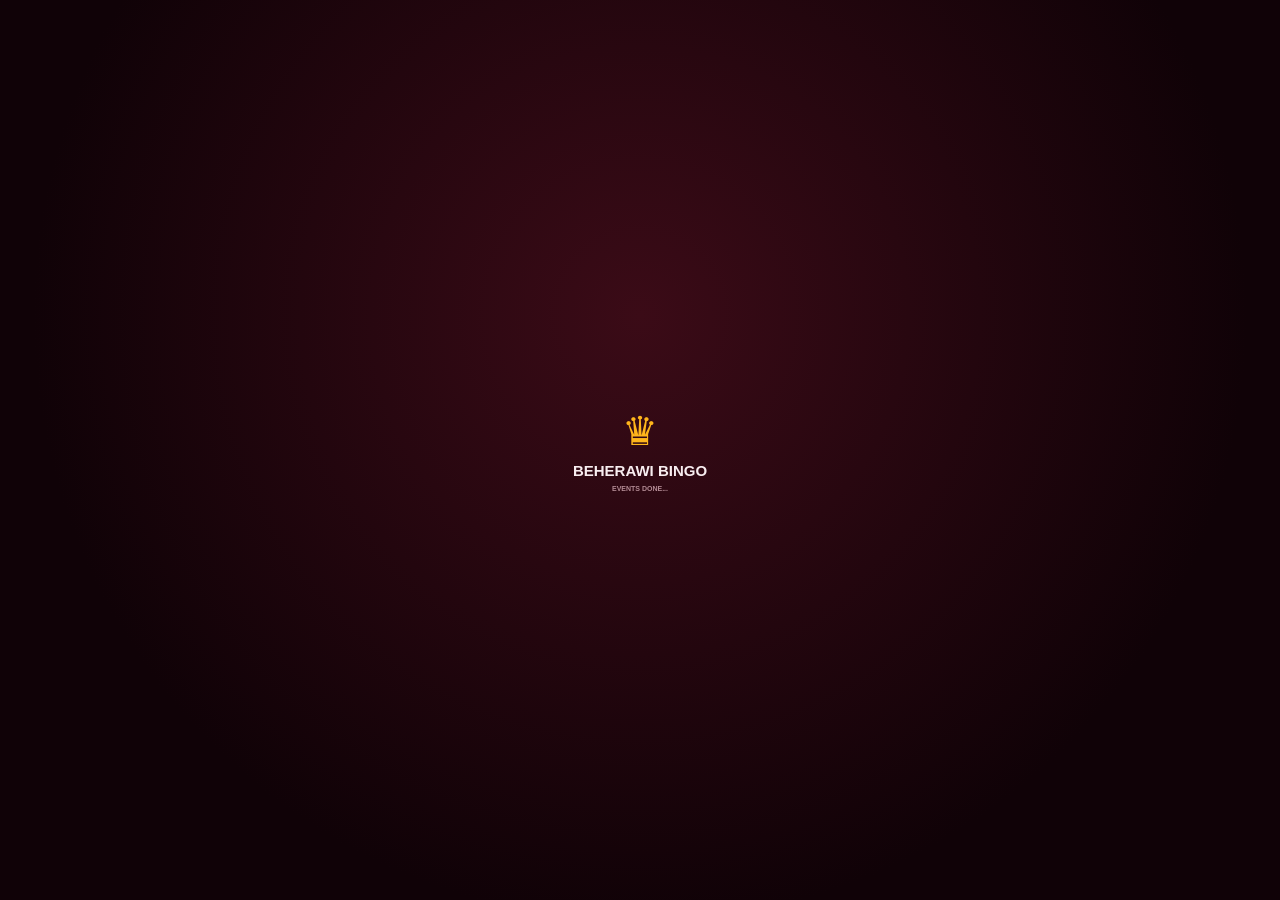
<file: index.html>
<!DOCTYPE html>
<html lang="en">
<head>
    <meta charset="UTF-8">

    <meta
        name="viewport"
        content="width=device-width,
                 initial-scale=1.0,
                 maximum-scale=1.0,
                 user-scalable=no,
                 viewport-fit=cover"
    >

    <meta name="theme-color" content="#120208">

    <title>Beherawi Bingo</title>

    <!-- Telegram Mini App -->
    <script src="https://telegram.org/js/telegram-web-app.js"></script>

    <!-- Main stylesheet -->
    <link rel="stylesheet" href="style.css">
</head>

<body>

<div id="app">

    <!-- =========================================================
         APPLICATION HEADER
         ========================================================= -->
    <header id="appHeader" class="app-header">

        <div class="brand-area">
            <div class="brand-icon">♛</div>

            <div class="brand-text">
                <div class="brand-title">
                    BEHERAWI BINGO
                </div>

                <div class="round-label">
                    ROUND <span id="roundNumber">#18766</span>
                </div>
            </div>
        </div>


        <div class="header-stats">

            <div class="header-stat">
                <span class="stat-label">CALLED</span>
                <strong id="calledCount">0/75</strong>
            </div>

            <div class="header-stat">
                <span class="stat-label">BALANCE</span>
                <strong id="balance">0.00</strong>
            </div>

            <div class="header-stat">
                <span class="stat-label">PRIZE POOL</span>
                <strong id="prizePool">0</strong>
            </div>

        </div>


        <div class="header-actions">

            <button
                id="soundButton"
                class="header-button"
                type="button"
                aria-label="Sound"
            >
                🔊
            </button>

            <button
                id="menuButton"
                class="header-button"
                type="button"
                aria-label="Menu"
            >
                ⋮
            </button>

        </div>

    </header>


    <!-- =========================================================
         MAIN APPLICATION
         ========================================================= -->
    <main id="mainContent">


        <!-- =====================================================
             SCREEN 1
             SLOT SELECTION
             ===================================================== -->
        <section
            id="slotSelectionScreen"
            class="screen screen-selection active"
        >

            <!-- GRAND SLOTS -->
            <section
                id="grandSlotsSection"
                class="game-panel grand-slots-section"
            >

                <div class="panel-header">

                    <div class="panel-title-area">

                        <h1>
                            GRAND SLOTS
                            <span>(1 - 500)</span>
                        </h1>

                        <div class="players-information">
                            <span id="playersCount">0</span>
                            <span>PLAYERS</span>
                        </div>

                    </div>


                    <div class="round-countdown">

                        <span class="countdown-label">
                            CLOSES IN
                        </span>

                        <strong id="closeCountdown">
                            00:00
                        </strong>

                    </div>

                </div>


                <!--
                    The 500 slots are generated dynamically
                    by app.js.
                -->
                <div
                    id="slotsGrid"
                    class="slots-grid"
                    aria-label="Grand slots"
                ></div>

            </section>


            <!-- MY CARTELAS -->
            <section
                id="myCartelasSection"
                class="game-panel my-cartelas-section"
            >

                <div class="panel-header">

                    <div class="panel-title-area">

                        <h2>
                            MY CARTELAS
                            <span id="cartelaCount">(0/2)</span>
                        </h2>

                    </div>

                    <div class="cartela-limit">
                        MAX 2
                    </div>

                </div>


                <!--
                    Empty slots and selected Cartelas
                    are inserted dynamically.
                -->
                <div
                    id="cartelasContainer"
                    class="cartelas-container"
                ></div>

            </section>


            <!-- SELECTION CONTROLS -->
            <section
                id="selectionControls"
                class="selection-controls"
            >

                <button
                    id="autoAssignButton"
                    class="game-button auto-assign-button"
                    type="button"
                >
                    AUTO ASSIGN
                </button>


                <button
                    id="clearButton"
                    class="game-button clear-button"
                    type="button"
                >
                    CLEAR
                </button>

            </section>

        </section>


        <!-- =====================================================
             SCREEN 2
             WAITING FOR ROUND
             ===================================================== -->
        <section
            id="waitingScreen"
            class="screen screen-waiting"
        >

            <div
                id="waitingPanel"
                class="game-panel waiting-panel"
            >

                <div class="waiting-icon">
                    ♛
                </div>

                <h2>
                    WAITING FOR ROUND
                </h2>

                <div class="waiting-round">
                    ROUND
                    <span id="waitingRoundNumber">
                        #18766
                    </span>
                </div>

                <div class="waiting-countdown">

                    <span>
                        STARTS IN
                    </span>

                    <strong id="startCountdown">
                        00:00
                    </strong>

                </div>

                <div
                    id="waitingPlayers"
                    class="waiting-players"
                >
                    0 PLAYERS
                </div>

            </div>

        </section>


        <!-- =====================================================
             SCREEN 3
             LIVE GAME
             ===================================================== -->
        <section
            id="liveGameScreen"
            class="screen screen-live-game"
        >


            <!-- =================================================
                 DRAWN BALL AREA
                 ================================================= -->
            <section
                id="drawnBallSection"
                class="game-panel drawn-ball-section"
            >

                <div class="drawn-ball-area">

                    <div
                        id="currentBall"
                        class="current-ball"
                    >
                        <span id="currentBallNumber">
                            --
                        </span>

                        <span id="currentBallLetter">
                            —
                        </span>
                    </div>


                    <div class="drawn-ball-information">

                        <div class="drawn-ball-title">
                            DRAWN BALL
                        </div>

                        <div
                            id="currentBallMeta"
                            class="drawn-ball-meta"
                        >
                            Column — · #—
                        </div>

                    </div>

                </div>


                <!--
                    Previous called balls.
                    This is intentionally a compact horizontal
                    area.
                -->
                <div
                    id="recentBalls"
                    class="recent-balls"
                    aria-label="Recently called balls"
                ></div>

            </section>


            <!-- =================================================
                 LIVE GAME CONTENT
                 ================================================= -->
            <div
                id="liveGameLayout"
                class="live-game-layout"
            >


                <!-- =============================================
                     PLAYER CARTELAS
                     ============================================= -->
                <section
                    id="liveCartelasSection"
                    class="game-panel live-cartelas-section"
                >

                    <div class="panel-header">

                        <div class="panel-title-area">

                            <h2>
                                YOUR CARTELAS
                                <span id="liveCartelaCount">
                                    (0)
                                </span>
                            </h2>

                        </div>

                        <div class="live-indicator">
                            LIVE
                        </div>

                    </div>


                    <div
                        id="liveCartelasContainer"
                        class="live-cartelas-container"
                    ></div>

                </section>


                <!-- =============================================
                     75 BALL MATRIX
                     ============================================= -->
                <section
                    id="matrixSection"
                    class="game-panel matrix-section"
                >

                    <div class="panel-header">

                        <div class="panel-title-area">

                            <h2>
                                75-BALL MATRIX
                            </h2>

                        </div>

                        <div
                            id="matrixStatus"
                            class="live-indicator"
                        >
                            LIVE
                        </div>

                    </div>


                    <!--
                        B I N G O matrix is generated
                        dynamically by app.js.
                    -->
                    <div
                        id="ballMatrix"
                        class="ball-matrix"
                        aria-label="75 ball matrix"
                    ></div>

                </section>

            </div>


            <!-- =================================================
                 LIVE GAME STATUS
                 ================================================= -->
            <section
                id="liveGameStatus"
                class="game-status"
            >

                <div class="status-item">
                    <span>ROUND</span>
                    <strong id="liveRoundNumber">
                        #18766
                    </strong>
                </div>

                <div class="status-item">
                    <span>CALLED</span>
                    <strong id="liveCalledCount">
                        0/75
                    </strong>
                </div>

                <div class="status-item">
                    <span>PLAYERS</span>
                    <strong id="livePlayersCount">
                        0
                    </strong>
                </div>

                <div class="status-item">
                    <span>POOL</span>
                    <strong id="livePrizePool">
                        0
                    </strong>
                </div>

            </section>

        </section>


        <!-- =====================================================
             SCREEN 4
             WINNER
             ===================================================== -->
        <section
            id="winnerScreen"
            class="screen screen-winner"
        >

            <div
                id="winnerPanel"
                class="winner-panel"
            >

                <div class="winner-icon">
                    ♛
                </div>


                <h1>
                    BEHERAWI CHAMPION
                    <span>DECLARED</span>
                </h1>


                <div class="winner-subtitle">
                    CONGRATULATIONS
                </div>


                <!-- WINNER INFORMATION -->
                <div
                    id="winnerInformation"
                    class="winner-information"
                >

                    <div class="winner-row">
                        <span>PLAYER</span>
                        <strong id="winnerPlayer">
                            —
                        </strong>
                    </div>

                    <div class="winner-row">
                        <span>CARTELA</span>
                        <strong id="winnerCartela">
                            —
                        </strong>
                    </div>

                    <div class="winner-row">
                        <span>PAYOUT</span>
                        <strong id="winnerPayout">
                            0
                        </strong>
                    </div>

                </div>


                <!-- WINNING CARTELA -->
                <div
                    id="winningCartelaContainer"
                    class="winning-cartela-container"
                ></div>


                <!-- WINNER STATS -->
                <div
                    id="winnerStats"
                    class="winner-stats"
                >

                    <div class="winner-stat">
                        <strong id="winnerBallsCalled">
                            0
                        </strong>
                        <span>BALLS CALLED</span>
                    </div>

                    <div class="winner-stat">
                        <strong id="winnerLines">
                            0
                        </strong>
                        <span>BINGO LINES</span>
                    </div>

                    <div class="winner-stat">
                        <strong id="winnerDuration">
                            0s
                        </strong>
                        <span>DURATION</span>
                    </div>

                </div>


                <button
                    id="nextRoundButton"
                    class="game-button next-round-button"
                    type="button"
                >
                    NEXT ROUND
                </button>

            </div>

        </section>


    </main>


    <!-- =========================================================
         GLOBAL NOTIFICATION / TOAST
         ========================================================= -->
    <div
        id="notification"
        class="notification"
        role="status"
        aria-live="polite"
    ></div>


    <!-- =========================================================
         LOADING OVERLAY
         ========================================================= -->
    <div
        id="loadingOverlay"
        class="loading-overlay"
    >

        <div class="loading-content">

            <div class="loading-logo">
                ♛
            </div>

            <div class="loading-title">
                BEHERAWI BINGO
            </div>

            <div
                id="loadingStatus"
                class="loading-status"
            >
                CONNECTING...
            </div>

        </div>

    </div>

</div>


<!-- Main application logic -->
<script src="app.js"></script>

</body>
</html>
</file>
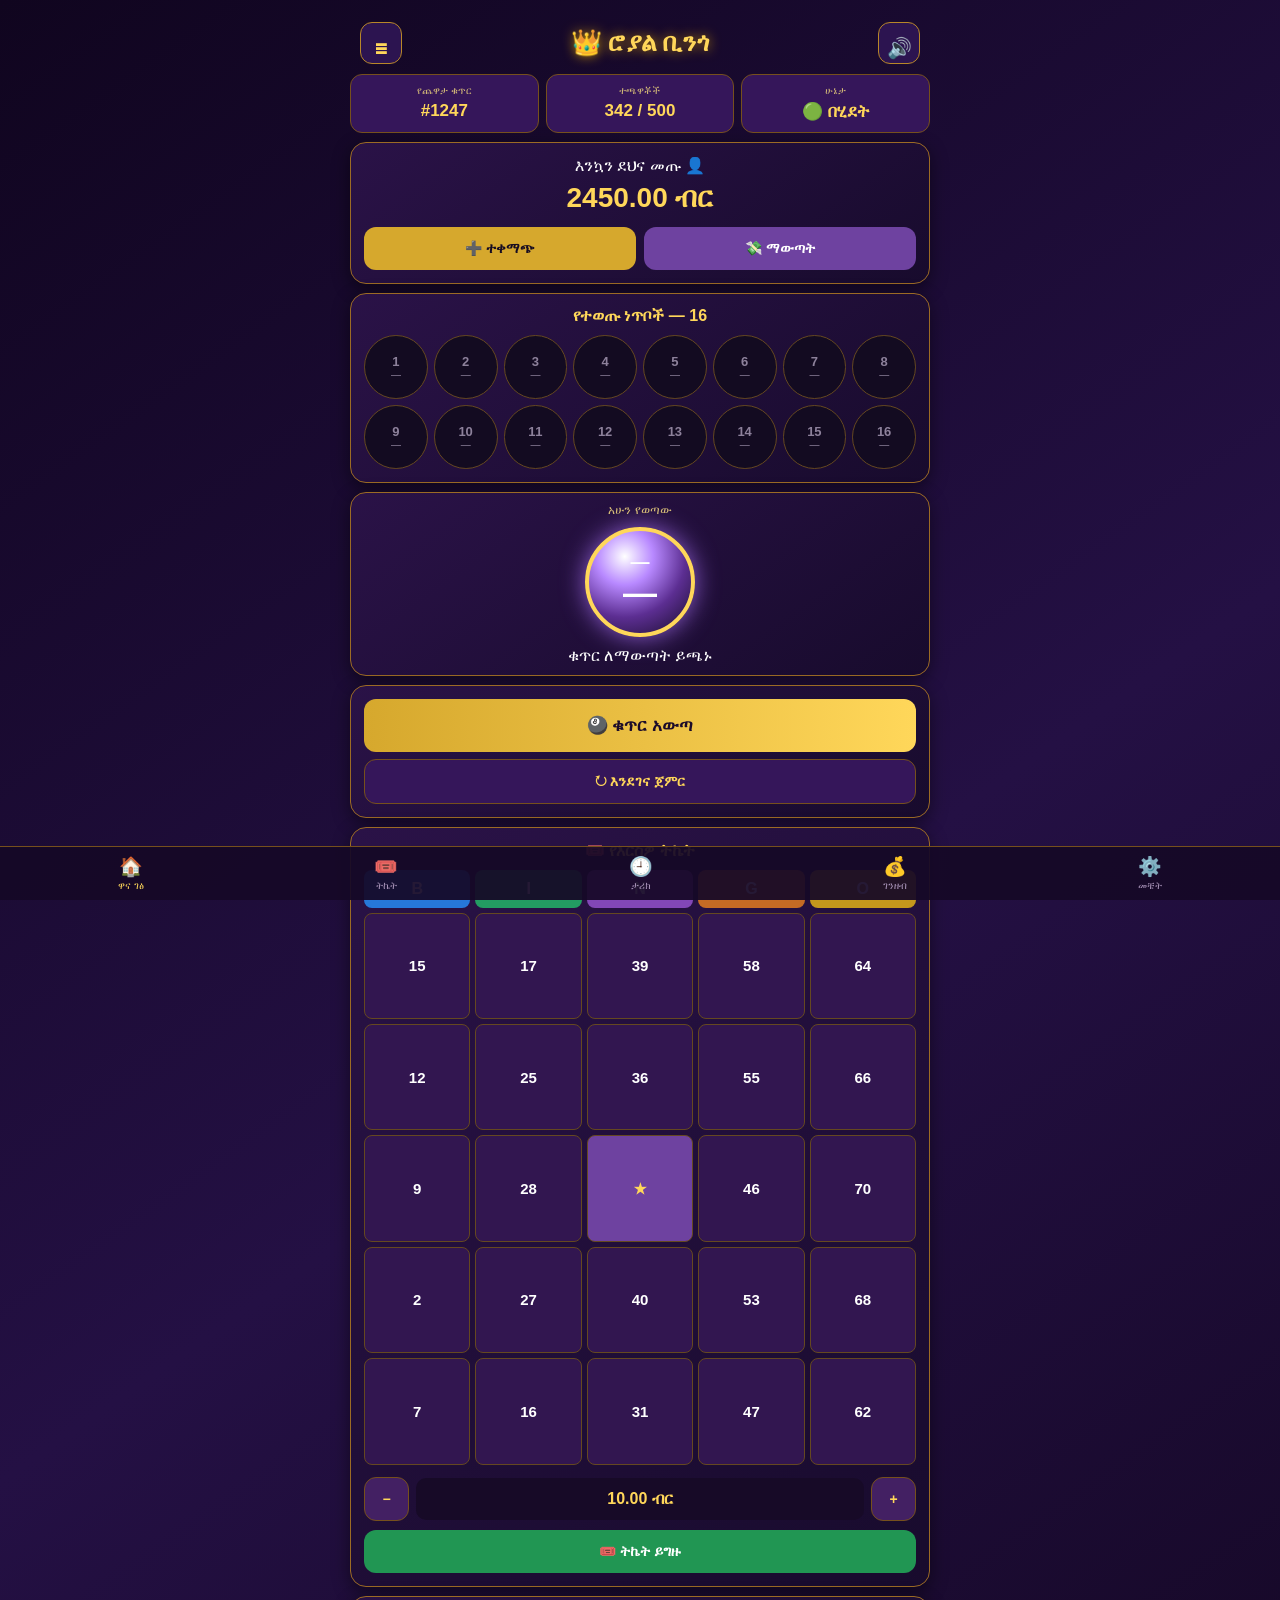
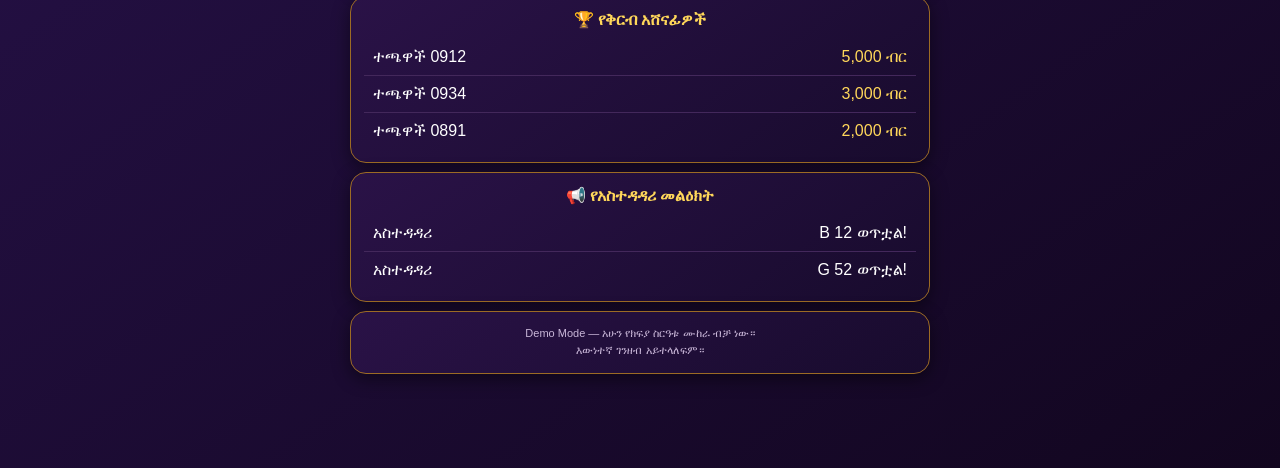
<file: bingo_bot/index.html>
<!DOCTYPE html>
<html lang="am">
<head>
<meta charset="UTF-8">
<meta name="viewport" content="width=device-width,initial-scale=1.0,maximum-scale=1.0,user-scalable=no">
<title>ሮያል ቢንጎ</title>

<style>
*{box-sizing:border-box}
body{
  margin:0;
  background:linear-gradient(145deg,#10051f,#241044,#12061f);
  color:#fff;
  font-family:Arial,"Noto Sans Ethiopic",sans-serif;
  min-height:100vh;
}
.container{max-width:600px;margin:auto;padding:12px 10px 85px}

.header{
  display:flex;
  align-items:center;
  justify-content:space-between;
  padding:10px;
}
.logo{
  font-size:25px;
  font-weight:900;
  color:#ffd75a;
  text-shadow:0 0 12px #b8860b;
}
.icon-btn{
  width:42px;height:42px;border:1px solid #b88728;
  border-radius:12px;background:#2c1450;color:#ffd75a;
  font-size:20px;
}

.card{
  background:linear-gradient(145deg,#2a1247,#180b2d);
  border:1px solid #9c6b24;
  border-radius:16px;
  padding:13px;
  margin:9px 0;
  box-shadow:0 5px 18px #0007;
}

.stats{
  display:grid;
  grid-template-columns:repeat(3,1fr);
  gap:7px;
}
.stat{
  text-align:center;
  padding:10px 4px;
  border-radius:12px;
  background:#35165a;
  border:1px solid #76501c;
}
.stat small{display:block;color:#d7bd78;font-size:10px}
.stat b{display:block;color:#ffd75a;font-size:17px;margin-top:4px}

.wallet{text-align:center}
.balance{
  font-size:28px;
  font-weight:bold;
  color:#ffd75a;
  margin:7px 0 12px;
}
.buttons{
  display:grid;
  grid-template-columns:1fr 1fr;
  gap:8px;
}
button{
  border:0;
  border-radius:12px;
  padding:13px 8px;
  font-weight:bold;
  font-size:14px;
  cursor:pointer;
}
.deposit{background:#d6a82d;color:#160c22}
.withdraw{background:#6e42a0;color:white}

.section-title{
  text-align:center;
  color:#ffd75a;
  font-weight:bold;
  margin-bottom:10px;
}

.balls{
  display:grid;
  grid-template-columns:repeat(8,1fr);
  gap:6px;
}
.ball-slot{
  aspect-ratio:1;
  border-radius:50%;
  background:#130b21;
  border:1px solid #654820;
  display:flex;
  align-items:center;
  justify-content:center;
  flex-direction:column;
  font-size:10px;
  color:#8d819b;
}
.ball-slot.active{
  color:#fff;
  background:radial-gradient(circle at 35% 30%,#fff,#7650b5 35%,#27103e 75%);
  border-color:#ffd75a;
  box-shadow:0 0 12px #9d6cff;
}
.ball-slot strong{font-size:13px}

.current{
  text-align:center;
  padding:10px;
}
.current-label{color:#d7bd78;font-size:12px}
.current-ball{
  width:110px;height:110px;
  margin:10px auto;
  border-radius:50%;
  display:flex;
  align-items:center;
  justify-content:center;
  flex-direction:column;
  background:radial-gradient(circle at 35% 25%,#fff,#b889ff 28%,#5c2e92 60%,#160b27 100%);
  border:4px solid #ffd75a;
  box-shadow:0 0 25px #8e5ed0;
}
.current-ball span{font-size:19px;font-weight:bold}
.current-ball b{font-size:34px}

.draw{
  width:100%;
  background:linear-gradient(90deg,#d6a82d,#ffd75a);
  color:#1b0b2a;
  font-size:17px;
  padding:16px;
}
.reset{
  width:100%;
  margin-top:7px;
  background:#35165a;
  color:#ffd75a;
  border:1px solid #76501c;
}

.bingo{
  display:grid;
  grid-template-columns:repeat(5,1fr);
  gap:5px;
}
.bingo-head{
  padding:10px 3px;
  text-align:center;
  font-weight:bold;
  border-radius:8px;
  color:#fff;
}
.b{background:#2678d9}.i{background:#239c62}.n{background:#8247b7}
.g{background:#c56b24}.o{background:#c4971c}

.bingo-cell{
  aspect-ratio:1;
  display:flex;
  align-items:center;
  justify-content:center;
  background:#321650;
  border:1px solid #654820;
  border-radius:8px;
  font-weight:bold;
  font-size:15px;
}
.bingo-cell.marked{
  background:#d6a82d;
  color:#1a0b28;
  box-shadow:0 0 8px #ffd75a;
}
.free{
  background:#6e42a0;
  color:#ffd75a;
}

.ticket-controls{
  display:grid;
  grid-template-columns:45px 1fr 45px;
  gap:7px;
  align-items:center;
  margin-top:12px;
}
.ticket-controls button{
  background:#432063;color:#ffd75a;
  border:1px solid #76501c;
}
.ticket-price{
  text-align:center;
  background:#170a27;
  padding:12px;
  border-radius:10px;
  color:#ffd75a;
  font-weight:bold;
}
.buy{
  width:100%;
  margin-top:9px;
  background:#219653;
  color:white;
}

.list-item{
  display:flex;
  justify-content:space-between;
  padding:9px;
  border-bottom:1px solid #43285b;
}
.list-item:last-child{border:0}
.win{color:#ffd75a}

.modal{
  display:none;
  position:fixed;
  inset:0;
  background:#000b;
  z-index:10;
  align-items:center;
  justify-content:center;
  padding:20px;
}
.modal-box{
  width:100%;
  max-width:400px;
  background:#241044;
  border:1px solid #b88728;
  border-radius:18px;
  padding:18px;
}
.modal-box h2{text-align:center;color:#ffd75a}
.input{
  width:100%;
  padding:13px;
  margin:7px 0;
  border-radius:10px;
  border:1px solid #76501c;
  background:#130a20;
  color:white;
}
.confirm{width:100%;background:#d6a82d;color:#160c22}
.close{width:100%;margin-top:7px;background:#432063;color:white}

.nav{
  position:fixed;
  bottom:0;
  left:0;right:0;
  background:#160927ee;
  border-top:1px solid #76501c;
  display:flex;
  justify-content:space-around;
  padding:8px 3px;
  z-index:5;
}
.nav div{
  text-align:center;
  color:#a994b9;
  font-size:10px;
}
.nav div.active{color:#ffd75a}
.nav span{display:block;font-size:19px;margin-bottom:2px}

.notice{
  text-align:center;
  color:#c9b7d8;
  font-size:11px;
  line-height:1.6;
}
</style>
</head>

<body>

<div class="container">

<div class="header">
  <button class="icon-btn" onclick="alert('القائمة')">☰</button>
  <div class="logo">👑 ሮያል ቢንጎ</div>
  <button class="icon-btn" onclick="toggleSound()">🔊</button>
</div>

<div class="stats">
  <div class="stat">
    <small>የጨዋታ ቁጥር</small>
    <b>#1247</b>
  </div>
  <div class="stat">
    <small>ተጫዋቾች</small>
    <b>342 / 500</b>
  </div>
  <div class="stat">
    <small>ሁኔታ</small>
    <b>🟢 በሂደት</b>
  </div>
</div>

<div class="card wallet">
  <div>እንኳን ደህና መጡ 👤</div>
  <div class="balance" id="balance">2,450.00 ብር</div>
  <div class="buttons">
    <button class="deposit" onclick="openDeposit()">➕ ተቀማጭ</button>
    <button class="withdraw" onclick="openWithdraw()">💸 ማውጣት</button>
  </div>
</div>

<div class="card">
  <div class="section-title">የተወጡ ነጥቦች — 16</div>
  <div class="balls" id="balls"></div>
</div>

<div class="card current">
  <div class="current-label">አሁን የወጣው</div>
  <div class="current-ball" id="currentBall">
    <span>—</span>
    <b>—</b>
  </div>
  <div id="drawText">ቁጥር ለማውጣት ይጫኑ</div>
</div>

<div class="card">
  <button class="draw" onclick="drawBall()">🎱 ቁጥር አውጣ</button>
  <button class="reset" onclick="resetGame()">↻ እንደገና ጀምር</button>
</div>

<div class="card">
  <div class="section-title">🎟️ የእርስዎ ትኬት</div>
  <div class="bingo" id="ticket"></div>

  <div class="ticket-controls">
    <button onclick="changePrice(-1)">−</button>
    <div class="ticket-price" id="ticketPrice">10.00 ብር</div>
    <button onclick="changePrice(1)">+</button>
  </div>

  <button class="buy" onclick="buyTicket()">🎟️ ትኬት ይግዙ</button>
</div>

<div class="card">
  <div class="section-title">🏆 የቅርብ አሸናፊዎች</div>

  <div class="list-item">
    <span>ተጫዋች 0912</span>
    <span class="win">5,000 ብር</span>
  </div>
  <div class="list-item">
    <span>ተጫዋች 0934</span>
    <span class="win">3,000 ብር</span>
  </div>
  <div class="list-item">
    <span>ተጫዋች 0891</span>
    <span class="win">2,000 ብር</span>
  </div>
</div>

<div class="card">
  <div class="section-title">📢 የአስተዳዳሪ መልዕክት</div>
  <div class="list-item">
    <span>አስተዳዳሪ</span>
    <span>B 12 ወጥቷል!</span>
  </div>
  <div class="list-item">
    <span>አስተዳዳሪ</span>
    <span>G 52 ወጥቷል!</span>
  </div>
</div>

<div class="card notice">
  Demo Mode — አሁን የክፍያ ስርዓቱ ሙከራ ብቻ ነው።<br>
  እውነተኛ ገንዘብ አይተላለፍም።
</div>

</div>

<div class="nav">
  <div class="active"><span>🏠</span>ዋና ገፅ</div>
  <div><span>🎟️</span>ትኬት</div>
  <div><span>🕘</span>ታሪክ</div>
  <div><span>💰</span>ገንዘብ</div>
  <div><span>⚙️</span>መቼት</div>
</div>

<!-- Deposit -->
<div class="modal" id="depositModal">
  <div class="modal-box">
    <h2>➕ ተቀማጭ ማድረግ</h2>

    <select class="input" id="depositMethod">
      <option>Telebirr</option>
      <option>Bank Transfer</option>
      <option>Other</option>
    </select>

    <input class="input" id="depositAmount" type="number" placeholder="መጠን በብር">

    <input class="input" id="depositRef" placeholder="የክፍያ ማረጋገጫ ቁጥር">

    <button class="confirm" onclick="confirmDeposit()">✅ ተቀማጭ አረጋግጥ</button>
    <button class="close" onclick="closeModals()">መዝጋት</button>
  </div>
</div>

<!-- Withdraw -->
<div class="modal" id="withdrawModal">
  <div class="modal-box">
    <h2>💸 ገንዘብ ማውጣት</h2>

    <input class="input" id="withdrawAmount" type="number" placeholder="መጠን በብር">

    <input class="input" id="withdrawAccount" placeholder="የመቀበያ ሂሳብ / ስልክ">

    <button class="confirm" onclick="confirmWithdraw()">📤 የማውጣት ጥያቄ ላክ</button>
    <button class="close" onclick="closeModals()">መዝጋት</button>
  </div>
</div>

<script>

let called=[];
let soundEnabled=true;
let ticketPrice=10;
let balance=2450;

const amharicNumbers={
1:"አንድ",2:"ሁለት",3:"ሶስት",4:"አራት",5:"አምስት",
6:"ስድስት",7:"ሰባት",8:"ስምንት",9:"ዘጠኝ",10:"አስር",
11:"አስራ አንድ",12:"አስራ ሁለት",13:"አስራ ሶስት",
14:"አስራ አራት",15:"አስራ አምስት",16:"አስራ ስድስት",
17:"አስራ ሰባት",18:"አስራ ስምንት",19:"አስራ ዘጠኝ",
20:"ሃያ",21:"ሃያ አንድ",22:"ሃያ ሁለት",23:"ሃያ ሶስት",
24:"ሃያ አራት",25:"ሃያ አምስት",26:"ሃያ ስድስት",
27:"ሃያ ሰባት",28:"ሃያ ስምንት",29:"ሃያ ዘጠኝ",
30:"ሰላሳ",31:"ሰላሳ አንድ",32:"ሰላሳ ሁለት",
33:"ሰላሳ ሶስት",34:"ሰላሳ አራት",35:"ሰላሳ አምስት",
36:"ሰላሳ ስድስት",37:"ሰላሳ ሰባት",38:"ሰላሳ ስምንት",
39:"ሰላሳ ዘጠኝ",40:"አርባ",41:"አርባ አንድ",
42:"አርባ ሁለት",43:"አርባ ሶስት",44:"አርባ አራት",
45:"አርባ አምስት",46:"አርባ ስድስት",47:"አርባ ሰባት",
48:"አርባ ስምንት",49:"አርባ ዘጠኝ",50:"ሃምሳ",
51:"ሃምሳ አንድ",52:"ሃምሳ ሁለት",53:"ሃምሳ ሶስት",
54:"ሃምሳ አራት",55:"ሃምሳ አምስት",56:"ሃምሳ ስድስት",
57:"ሃምሳ ሰባት",58:"ሃምሳ ስምንት",59:"ሃምሳ ዘጠኝ",
60:"ስልሳ",61:"ስልሳ አንድ",62:"ስልሳ ሁለት",
63:"ስልሳ ሶስት",64:"ስልሳ አራት",65:"ስልሳ አምስት",
66:"ስልሳ ስድስት",67:"ስልሳ ሰባት",68:"ስልሳ ስምንት",
69:"ስልሳ ዘጠኝ",70:"ሰባ",71:"ሰባ አንድ",
72:"ሰባ ሁለት",73:"ሰባ ሶስት",74:"ሰባ አራት",
75:"ሰባ አምስት"
};

function letter(n){
  if(n<=15)return "B";
  if(n<=30)return "I";
  if(n<=45)return "N";
  if(n<=60)return "G";
  return "O";
}

function renderBalls(){
  const box=document.getElementById("balls");
  box.innerHTML="";

  for(let i=0;i<16;i++){
    const d=document.createElement("div");
    d.className="ball-slot";

    if(called[i]){
      d.classList.add("active");
      d.innerHTML="<strong>"+letter(called[i])+"</strong>"+called[i];
    }else{
      d.innerHTML="<strong>"+(i+1)+"</strong>—";
    }

    box.appendChild(d);
  }
}

function drawBall(){

  if(called.length>=16){
    alert("16 ቁጥሮች ተወጥተዋል። ዙሩ ተጠናቋል!");
    return;
  }

  let available=[];

  for(let i=1;i<=75;i++){
    if(!called.includes(i)) available.push(i);
  }

  const n=available[Math.floor(Math.random()*available.length)];

  called.push(n);

  document.getElementById("currentBall").innerHTML=
    "<span>"+letter(n)+"</span><b>"+n+"</b>";

  document.getElementById("drawText").textContent=
    letter(n)+" "+amharicNumbers[n];

  renderBalls();
  markTicket(n);
  speak(letter(n)+" "+amharicNumbers[n]);
}

function speak(text){

  if(!soundEnabled || !("speechSynthesis" in window))return;

  speechSynthesis.cancel();

  const u=new SpeechSynthesisUtterance(text);
  u.lang="am-ET";
  u.rate=.78;
  u.pitch=1;

  speechSynthesis.speak(u);
}

function toggleSound(){
  soundEnabled=!soundEnabled;
  alert(soundEnabled?"🔊 ድምጽ በርቷል":"🔇 ድምጽ ጠፍቷል");
}

function resetGame(){
  called=[];
  document.getElementById("currentBall").innerHTML="<span>—</span><b>—</b>";
  document.getElementById("drawText").textContent="ቁጥር ለማውጣት ይጫኑ";
  renderBalls();
  renderTicket();
}

function generateTicket(){

  const cols=[
    shuffle(range(1,15)).slice(0,5),
    shuffle(range(16,30)).slice(0,5),
    shuffle(range(31,45)).slice(0,5),
    shuffle(range(46,60)).slice(0,5),
    shuffle(range(61,75)).slice(0,5)
  ];

  return cols;
}

let ticket=generateTicket();

function renderTicket(){

  const box=document.getElementById("ticket");
  box.innerHTML="";

  const heads=[
    ["B","b"],["I","i"],["N","n"],["G","g"],["O","o"]
  ];

  heads.forEach(h=>{
    const e=document.createElement("div");
    e.className="bingo-head "+h[1];
    e.textContent=h[0];
    box.appendChild(e);
  });

  for(let r=0;r<5;r++){
    for(let c=0;c<5;c++){

      const e=document.createElement("div");
      e.className="bingo-cell";

      if(r===2 && c===2){
        e.classList.add("free");
        e.textContent="★";
      }else{
        e.textContent=ticket[c][r];

        if(called.includes(ticket[c][r])){
          e.classList.add("marked");
        }
      }

      box.appendChild(e);
    }
  }
}

function markTicket(){
  renderTicket();
}

function range(a,b){
  let arr=[];
  for(let i=a;i<=b;i++)arr.push(i);
  return arr;
}

function shuffle(arr){
  return arr.sort(()=>Math.random()-.5);
}

function changePrice(v){
  ticketPrice+=v*5;

  if(ticketPrice<5)ticketPrice=5;
  if(ticketPrice>100)ticketPrice=100;

  document.getElementById("ticketPrice").textContent=
    ticketPrice.toFixed(2)+" ብር";
}

function buyTicket(){

  if(balance<ticketPrice){
    alert("በቂ ቀሪ ሂሳብ የለዎትም።");
    return;
  }

  balance-=ticketPrice;
  updateBalance();

  alert("🎟️ ትኬቱ በሙከራ ሁኔታ ተገዝቷል።");
}

function updateBalance(){
  document.getElementById("balance").textContent=
    balance.toFixed(2)+" ብር";
}

function openDeposit(){
  document.getElementById("depositModal").style.display="flex";
}

function openWithdraw(){
  document.getElementById("withdrawModal").style.display="flex";
}

function closeModals(){
  document.getElementById("depositModal").style.display="none";
  document.getElementById("withdrawModal").style.display="none";
}

function confirmDeposit(){

  const amount=Number(document.getElementById("depositAmount").value);
  const ref=document.getElementById("depositRef").value.trim();

  if(!amount || amount<=0 || !ref){
    alert("እባክዎ ሁሉንም መረጃ ያስገቡ።");
    return;
  }

  alert(
    "✅ የተቀማጭ ጥያቄዎ ተልኳል።\n"+
    "ማረጋገጫ ከተደረገ በኋላ ቀሪ ሂሳብዎ ይጨምራል።"
  );

  closeModals();
}

function confirmWithdraw(){

  const amount=Number(document.getElementById("withdrawAmount").value);
  const account=document.getElementById("withdrawAccount").value.trim();

  if(!amount || amount<=0 || !account){
    alert("እባክዎ ሁሉንም መረጃ ያስገቡ።");
    return;
  }

  if(amount>balance){
    alert("የሚያወጡት መጠን ከቀሪ ሂሳብዎ በላይ ነው።");
    return;
  }

  alert(
    "📤 የማውጣት ጥያቄዎ ተልኳል።\n"+
    "ይህ አሁን Demo ብቻ ነው።"
  );

  closeModals();
}

renderBalls();
renderTicket();
updateBalance();

</script>

</body>
</html>
</file>
<file: style.css>
* {
    box-sizing: border-box;
    -webkit-tap-highlight-color: transparent;
}

:root {
    --bg: #100207;
    --bg-deep: #080104;

    --panel: #21070e;
    --panel-dark: #17040a;

    --border: #681526;
    --border-light: #92233a;

    --text: #f8edf0;
    --muted: #b8949d;

    --red: #d7193f;
    --red-dark: #841128;

    --orange: #ff7919;
    --gold: #ffb51b;

    --shadow: rgba(0, 0, 0, 0.55);
}

html,
body {
    width: 100%;
    min-height: 100%;
    margin: 0;
    padding: 0;
}

body {
    background:
        radial-gradient(
            circle at 50% 15%,
            #3a0b17 0%,
            #1c050c 38%,
            var(--bg-deep) 100%
        );

    color: var(--text);

    font-family:
        Arial,
        Helvetica,
        sans-serif;

    overflow-x: hidden;
}

button {
    font: inherit;
    color: inherit;
    border: 0;
    outline: none;
}

button:active {
    transform: scale(0.98);
}


/* =========================================================
   APP
   ========================================================= */

#app {
    width: 100%;
    max-width: 760px;
    min-height: 100vh;
    margin: 0 auto;
    padding-bottom: 18px;
}


/* =========================================================
   HEADER
   ========================================================= */

.app-header {
    position: sticky;
    top: 0;
    z-index: 100;

    display: grid;

    grid-template-columns:
        minmax(120px, 1fr)
        auto
        auto
        auto
        auto
        32px
        28px;

    gap: 6px;

    align-items: center;

    min-height: 52px;

    padding:
        7px
        7px
        7px
        8px;

    background:
        linear-gradient(
            180deg,
            #3b0b17,
            #21060d
        );

    border-bottom:
        1px solid
        var(--border);

    box-shadow:
        0 4px 16px
        var(--shadow);
}


/* BRAND */

.brand-area {
    display: flex;
    align-items: center;
    min-width: 0;
}

.brand-icon {
    flex: 0 0 auto;

    margin-right: 4px;

    color: var(--gold);

    font-size: 20px;

    line-height: 1;
}

.brand-text {
    min-width: 0;
}

.brand-title {
    font-size: 10px;
    font-weight: 900;

    white-space: nowrap;

    letter-spacing: 0.25px;
}

.round-label {
    margin-top: 2px;

    color: var(--muted);

    font-size: 7px;
    font-weight: 800;
}

.round-label span {
    color: #e3b0ba;
}


/* HEADER STATS */

.header-stats {
    display: contents;
}

.header-stat {
    min-width: 42px;

    text-align: center;
}

.stat-label {
    display: block;

    color: #b9939c;

    font-size: 6px;
    font-weight: 900;

    white-space: nowrap;
}

.header-stat strong {
    display: block;

    margin-top: 2px;

    color: #f5e9ec;

    font-size: 9px;
    font-weight: 900;

    white-space: nowrap;
}

.header-stat:nth-child(3) strong {
    color: var(--gold);
}


/* HEADER BUTTONS */

.header-actions {
    display: contents;
}

.header-button {
    width: 28px;
    height: 28px;

    padding: 0;

    background:
        linear-gradient(
            180deg,
            #35101a,
            #21060d
        );

    border:
        1px solid
        #681827;

    border-radius: 6px;

    font-size: 13px;

    cursor: pointer;
}


/* =========================================================
   SCREENS
   ========================================================= */

.screen {
    display: none;

    width: 100%;

    padding:
        8px;
}

.screen.active {
    display: block;
}


/* =========================================================
   PANELS
   ========================================================= */

.game-panel {
    background:
        linear-gradient(
            180deg,
            rgba(49, 9, 19, 0.98),
            rgba(24, 5, 11, 0.98)
        );

    border:
        1px solid
        var(--border);

    border-radius: 8px;

    box-shadow:
        0 6px 18px
        rgba(0, 0, 0, 0.42);

    overflow: hidden;
}


/* =========================================================
   PANEL HEADER
   ========================================================= */

.panel-header {
    display: flex;

    align-items: center;
    justify-content: space-between;

    min-height: 43px;

    padding:
        7px
        9px;

    border-bottom:
        1px solid
        #4d111f;
}

.panel-title-area {
    min-width: 0;
}

.panel-header h1,
.panel-header h2 {
    margin: 0;

    color: #f8edf0;

    font-size: 11px;
    font-weight: 900;

    letter-spacing: 0.3px;
}

.panel-header h1 span,
.panel-header h2 span {
    color: #cf9ba5;
}

.players-information {
    margin-top: 3px;

    color: #a9818a;

    font-size: 7px;
    font-weight: 900;
}

.players-information span:first-child {
    color: #e0b1ba;
}

.round-countdown {
    text-align: right;
}

.countdown-label {
    display: block;

    color: #ad858e;

    font-size: 6px;
    font-weight: 900;
}

.round-countdown strong {
    display: block;

    margin-top: 2px;

    color: var(--gold);

    font-size: 13px;
    font-weight: 900;
}

.cartela-limit,
.live-indicator {
    color: #d69ca6;

    font-size: 7px;
    font-weight: 900;
}


/* =========================================================
   GRAND SLOTS
   ========================================================= */

.grand-slots-section {
    margin-bottom: 7px;
}

.slots-grid {
    display: grid;

    grid-template-columns:
        repeat(8, minmax(0, 1fr));

    gap: 3px;

    padding: 6px;

    max-height: 380px;

    overflow-y: auto;
    overflow-x: hidden;

    scrollbar-width: thin;

    -webkit-overflow-scrolling: touch;
}

.slot {
    display: flex;

    align-items: center;
    justify-content: center;

    min-height: 31px;

    padding: 0;

    background:
        linear-gradient(
            180deg,
            #2b0912,
            #17050a
        );

    border:
        1px solid
        #501420;

    border-radius: 4px;

    color: #e5d6da;

    font-size: 8px;
    font-weight: 900;

    cursor: pointer;

    transition:
        border-color .15s ease,
        background .15s ease,
        box-shadow .15s ease,
        transform .1s ease;
}

.slot.selected {
    background:
        radial-gradient(
            circle at 35% 30%,
            #ff8b20,
            #b41b35 68%,
            #6e0d20
        );

    border-color:
        #ffb02b;

    box-shadow:
        0 0 8px
        rgba(255, 102, 24, 0.45);

    color: white;
}

.slot.taken {
    color: #73545d;

    background:
        #160409;

    border-color:
        #35101a;

    cursor: default;
}


/* =========================================================
   MY CARTELAS
   ========================================================= */

.my-cartelas-section {
    margin-bottom: 7px;
}

.cartelas-container {
    display: grid;

    grid-template-columns:
        repeat(2, minmax(0, 1fr));

    gap: 7px;

    padding: 7px;
}

.cartela-box {
    min-width: 0;

    padding: 6px;

    background:
        linear-gradient(
            180deg,
            #2a0912,
            #18050a
        );

    border:
        1px solid
        #571522;

    border-radius: 7px;
}

.empty-cartela {
    display: flex;

    align-items: center;
    justify-content: center;

    min-height: 150px;

    text-align: center;

    color: #96747d;

    font-size: 8px;
    font-weight: 800;

    line-height: 1.5;
}

.empty-cartela .empty-plus {
    display: block;

    margin-bottom: 4px;

    color: #ba203a;

    font-size: 25px;
}


/* CARTELA TOP */

.cartela-top {
    display: flex;

    align-items: center;
    justify-content: space-between;

    gap: 4px;

    margin-bottom: 5px;

    color: #d2a5ad;

    font-size: 7px;
    font-weight: 900;
}

.remove-cartela {
    padding:
        3px
        5px;

    background:
        #861329;

    border-radius: 4px;

    font-size: 6px;
    font-weight: 900;

    cursor: pointer;
}


/* =========================================================
   BINGO CARD
   ========================================================= */

.bingo-card {
    display: grid;

    grid-template-columns:
        repeat(5, minmax(0, 1fr));

    gap: 2px;

    width: 100%;
}

.bingo-header {
    display: flex;

    align-items: center;
    justify-content: center;

    min-height: 16px;

    color: var(--gold);

    font-size: 8px;
    font-weight: 900;
}

.bingo-cell {
    display: flex;

    align-items: center;
    justify-content: center;

    min-width: 0;

    aspect-ratio: 1 / 1;

    background:
        #260913;

    border:
        1px solid
        #4e1723;

    border-radius: 2px;

    color: #f0e4e7;

    font-size: 7px;
    font-weight: 900;

    transition:
        background .15s ease,
        border-color .15s ease,
        box-shadow .15s ease,
        transform .15s ease;
}

.bingo-cell.called {
    background:
        linear-gradient(
            135deg,
            #a81734,
            #d52443
        );

    border-color:
        #f04a5c;

    box-shadow:
        0 0 6px
        rgba(230, 35, 61, .45);
}

.bingo-cell.current {
    background:
        radial-gradient(
            circle,
            #ffbd35,
            #f07117
        );

    border-color:
        #ffd76b;

    color: #2b080d;

    transform: scale(1.05);

    box-shadow:
        0 0 9px
        rgba(255, 163, 25, .65);

    z-index: 2;
}

.bingo-cell.free {
    background:
        #4a101c;

    color:
        var(--gold);
}


/* =========================================================
   SELECTION CONTROLS
   ========================================================= */

.selection-controls {
    display: grid;

    grid-template-columns:
        minmax(0, 1fr)
        auto;

    gap: 6px;

    padding-top: 1px;
}

.game-button {
    min-height: 39px;

    padding:
        0
        15px;

    border-radius: 7px;

    font-size: 9px;
    font-weight: 900;

    cursor: pointer;
}

.auto-assign-button {
    background:
        linear-gradient(
            90deg,
            #d91d3b,
            #fa7219
        );

    box-shadow:
        0 4px 13px
        rgba(224, 35, 51, .28);
}

.clear-button {
    background:
        #260811;

    border:
        1px solid
        #6a1b2b;

    color: #e1cdd2;
}


/* =========================================================
   WAITING SCREEN
   ========================================================= */

.screen-waiting {
    padding-top: 20px;
}

.waiting-panel {
    padding:
        35px
        15px;

    text-align: center;
}

.waiting-icon {
    margin-bottom: 8px;

    color: var(--gold);

    font-size: 32px;
}

.waiting-panel h2 {
    margin: 0;

    font-size: 16px;
    font-weight: 900;
}

.waiting-round {
    margin-top: 8px;

    color: var(--muted);

    font-size: 8px;
    font-weight: 800;
}

.waiting-countdown {
    margin-top: 20px;
}

.waiting-countdown span {
    display: block;

    color: var(--muted);

    font-size: 7px;
    font-weight: 900;
}

.waiting-countdown strong {
    display: block;

    margin-top: 3px;

    color: var(--gold);

    font-size: 28px;
}

.waiting-players {
    margin-top: 16px;

    color: #d7aab3;

    font-size: 8px;
    font-weight: 900;
}


/* =========================================================
   DRAWN BALL
   ========================================================= */

.drawn-ball-section {
    display: flex;

    align-items: center;
    justify-content: space-between;

    min-height: 73px;

    margin-bottom: 7px;

    padding:
        7px
        9px;
}

.drawn-ball-area {
    display: flex;

    align-items: center;

    min-width: 0;

    gap: 8px;
}

.current-ball {
    display: flex;

    flex-direction: column;

    align-items: center;
    justify-content: center;

    flex: 0 0 auto;

    width: 54px;
    height: 54px;

    background:
        radial-gradient(
            circle at 35% 28%,
            #ffcf68,
            #e12a42 56%,
            #6c0b1d
        );

    border:
        2px solid
        var(--gold);

    border-radius: 50%;

    box-shadow:
        0 0 13px
        rgba(236, 42, 54, .55);

    font-weight: 900;
}

#currentBallNumber {
    font-size: 18px;
    line-height: 18px;
}

#currentBallLetter {
    margin-top: 1px;

    font-size: 8px;
}

.drawn-ball-information {
    min-width: 0;
}

.drawn-ball-title {
    color: #f1e1e5;

    font-size: 9px;
    font-weight: 900;
}

.drawn-ball-meta {
    margin-top: 3px;

    color: #a9858d;

    font-size: 7px;
    font-weight: 800;

    white-space: nowrap;
}

.recent-balls {
    display: flex;

    align-items: center;
    justify-content: flex-end;

    gap: 3px;

    max-width: 58%;

    overflow: hidden;
}

.recent-ball {
    display: flex;

    align-items: center;
    justify-content: center;

    flex: 0 0 auto;

    width: 23px;
    height: 23px;

    background:
        radial-gradient(
            circle at 35% 30%,
            #ffb934,
            #bd1d37 67%,
            #6b0d1e
        );

    border:
        1px solid
        #e94a59;

    border-radius: 50%;

    font-size: 7px;
    font-weight: 900;
}


/* =========================================================
   LIVE GAME LAYOUT
   ========================================================= */

.live-game-layout {
    display: grid;

    grid-template-columns:
        minmax(0, 1.22fr)
        minmax(0, .78fr);

    gap: 7px;
}

.live-cartelas-section,
.matrix-section {
    min-width: 0;
}

.live-cartelas-container {
    padding: 6px;
}

.live-cartelas-container .cartela-box {
    margin-bottom: 6px;
}

.live-cartelas-container .cartela-box:last-child {
    margin-bottom: 0;
}


/* =========================================================
   75 BALL MATRIX
   ========================================================= */

.ball-matrix {
    display: grid;

    grid-template-columns:
        repeat(5, minmax(0, 1fr));

    gap: 2px;

    padding: 6px;
}

.matrix-header {
    display: flex;

    align-items: center;
    justify-content: center;

    min-height: 16px;

    color: var(--gold);

    font-size: 8px;
    font-weight: 900;
}

.matrix-cell {
    display: flex;

    align-items: center;
    justify-content: center;

    min-width: 0;

    aspect-ratio: 1 / 1;

    background:
        #240912;

    border:
        1px solid
        #48131f;

    border-radius: 2px;

    color: #e7dadd;

    font-size: 6px;
    font-weight: 900;

    transition:
        background .15s ease,
        border-color .15s ease,
        box-shadow .15s ease;
}

.matrix-cell.called {
    background:
        #b91e39;

    border-color:
        #e74b5b;
}

.matrix-cell.current {
    background:
        #ff9d1a;

    border-color:
        #ffd36b;

    color:
        #25070b;

    box-shadow:
        0 0 7px
        rgba(255, 166, 28, .55);
}


/* =========================================================
   LIVE STATUS
   ========================================================= */

.game-status {
    display: grid;

    grid-template-columns:
        repeat(4, 1fr);

    gap: 5px;

    margin-top: 7px;
}

.status-item {
    padding:
        7px
        3px;

    background:
        #1d050c;

    border:
        1px solid
        #4d1421;

    border-radius: 6px;

    text-align: center;
}

.status-item span {
    display: block;

    color: #a77e87;

    font-size: 6px;
    font-weight: 900;
}

.status-item strong {
    display: block;

    margin-top: 3px;

    color: #f2e4e7;

    font-size: 9px;
    font-weight: 900;
}


/* =========================================================
   WINNER
   ========================================================= */

.screen-winner {
    padding:
        15px
        9px;
}

.winner-panel {
    max-width: 430px;

    margin: 0 auto;

    padding:
        20px
        14px;

    background:
        radial-gradient(
            circle at 50% 20%,
            #5a0e1d,
            #24060e 58%,
            #100207 100%
        );

    border:
        1px solid
        #771b30;

    border-radius: 9px;

    box-shadow:
        0 0 30px
        rgba(255, 30, 51, .18);

    text-align: center;
}

.winner-icon {
    color: var(--gold);

    font-size: 34px;
}

.winner-panel h1 {
    margin:
        4px
        0
        5px;

    font-size: 18px;
    line-height: 1.15;
    font-weight: 900;
}

.winner-panel h1 span {
    display: block;
}

.winner-subtitle {
    color: #b98c96;

    font-size: 7px;
    font-weight: 900;

    letter-spacing: 1px;
}

.winner-information {
    margin-top: 15px;

    padding: 8px;

    background:
        #260811;

    border:
        1px solid
        #591624;

    border-radius: 7px;
}

.winner-row {
    display: flex;

    align-items: center;
    justify-content: space-between;

    padding:
        6px
        2px;

    border-bottom:
        1px solid
        #40101b;

    font-size: 8px;
}

.winner-row:last-child {
    border-bottom: 0;
}

.winner-row span {
    color: #a98089;
}

.winner-row strong {
    color: #f3e5e8;
}

.winner-row:last-child strong {
    color: var(--gold);
}

.winning-cartela-container {
    max-width: 270px;

    margin:
        10px
        auto;
}

.winner-stats {
    display: grid;

    grid-template-columns:
        repeat(3, 1fr);

    gap: 5px;

    margin:
        10px
        0
        14px;
}

.winner-stat {
    padding:
        8px
        3px;

    background:
        #1c050b;

    border:
        1px solid
        #4c1420;

    border-radius: 6px;
}

.winner-stat strong {
    display: block;

    font-size: 13px;
}

.winner-stat span {
    display: block;

    margin-top: 3px;

    color: #a47d86;

    font-size: 6px;
    font-weight: 900;
}

.next-round-button {
    width: 100%;

    background:
        linear-gradient(
            90deg,
            #d91d3b,
            #f57818
        );
}


/* =========================================================
   NOTIFICATION
   ========================================================= */

.notification {
    position: fixed;

    left: 50%;

    bottom: 18px;

    z-index: 200;

    transform:
        translate(-50%, 20px);

    min-width: 180px;

    padding:
        9px
        12px;

    background:
        #2b0912;

    border:
        1px solid
        #7a1c31;

    border-radius: 7px;

    color: #f5e7ea;

    font-size: 8px;
    font-weight: 800;

    text-align: center;

    opacity: 0;

    pointer-events: none;

    transition:
        opacity .2s ease,
        transform .2s ease;
}

.notification.show {
    opacity: 1;

    transform:
        translate(-50%, 0);
}


/* =========================================================
   LOADING
   ========================================================= */

.loading-overlay {
    position: fixed;

    inset: 0;

    z-index: 1000;

    display: flex;

    align-items: center;
    justify-content: center;

    background:
        radial-gradient(
            circle at 50% 35%,
            #3b0b17,
            #100207 70%
        );
}

.loading-content {
    text-align: center;
}

.loading-logo {
    color: var(--gold);

    font-size: 40px;
}

.loading-title {
    margin-top: 8px;

    font-size: 15px;
    font-weight: 900;
}

.loading-status {
    margin-top: 6px;

    color: #b38b94;

    font-size: 7px;
    font-weight: 800;
}


/* =========================================================
   SMALL PHONES
   ========================================================= */

@media (max-width: 520px) {

    .app-header {
        grid-template-columns:
            minmax(100px, 1fr)
            auto
            auto
            auto
            auto
            27px
            23px;

        gap: 4px;

        padding:
            6px
            5px;
    }

    .brand-title {
        font-size: 9px;
    }

    .brand-icon {
        font-size: 17px;
    }

    .header-stat {
        min-width: 34px;
    }

    .stat-label {
        font-size: 5px;
    }

    .header-stat strong {
        font-size: 7px;
    }

    .header-button {
        width: 26px;
        height: 26px;

        font-size: 12px;
    }

    .slots-grid {
        grid-template-columns:
            repeat(7, minmax(0, 1fr));

        max-height: 350px;
    }

    .slot {
        min-height: 29px;

        font-size: 7px;
    }

    .live-game-layout {
        grid-template-columns:
            minmax(0, 1.18fr)
            minmax(0, .82fr);
    }

    .panel-header h1,
    .panel-header h2 {
        font-size: 10px;
    }

    .matrix-cell {
        font-size: 5px;
    }

    .matrix-header {
        font-size: 6px;
    }

    .bingo-cell {
        font-size: 6px;
    }

    .bingo-header {
        font-size: 7px;
    }

    .current-ball {
        width: 50px;
        height: 50px;
    }

    #currentBallNumber {
        font-size: 16px;
    }

    .recent-ball {
        width: 21px;
        height: 21px;

        font-size: 6px;
    }
}


/* =========================================================
   VERY SMALL PHONES
   ========================================================= */

@media (max-width: 360px) {

    .app-header {
        grid-template-columns:
            minmax(88px, 1fr)
            auto
            auto
            auto
            25px
            22px;
    }

    .header-stat:nth-child(3) {
        display: none;
    }

    .slots-grid {
        grid-template-columns:
            repeat(6, minmax(0, 1fr));
    }

    .cartelas-container {
        grid-template-columns:
            1fr;
    }

    .live-game-layout {
        grid-template-columns:
            minmax(0, 1.15fr)
            minmax(0, .85fr);
    }

    .recent-balls {
        max-width: 52%;
    }
}
</file>
